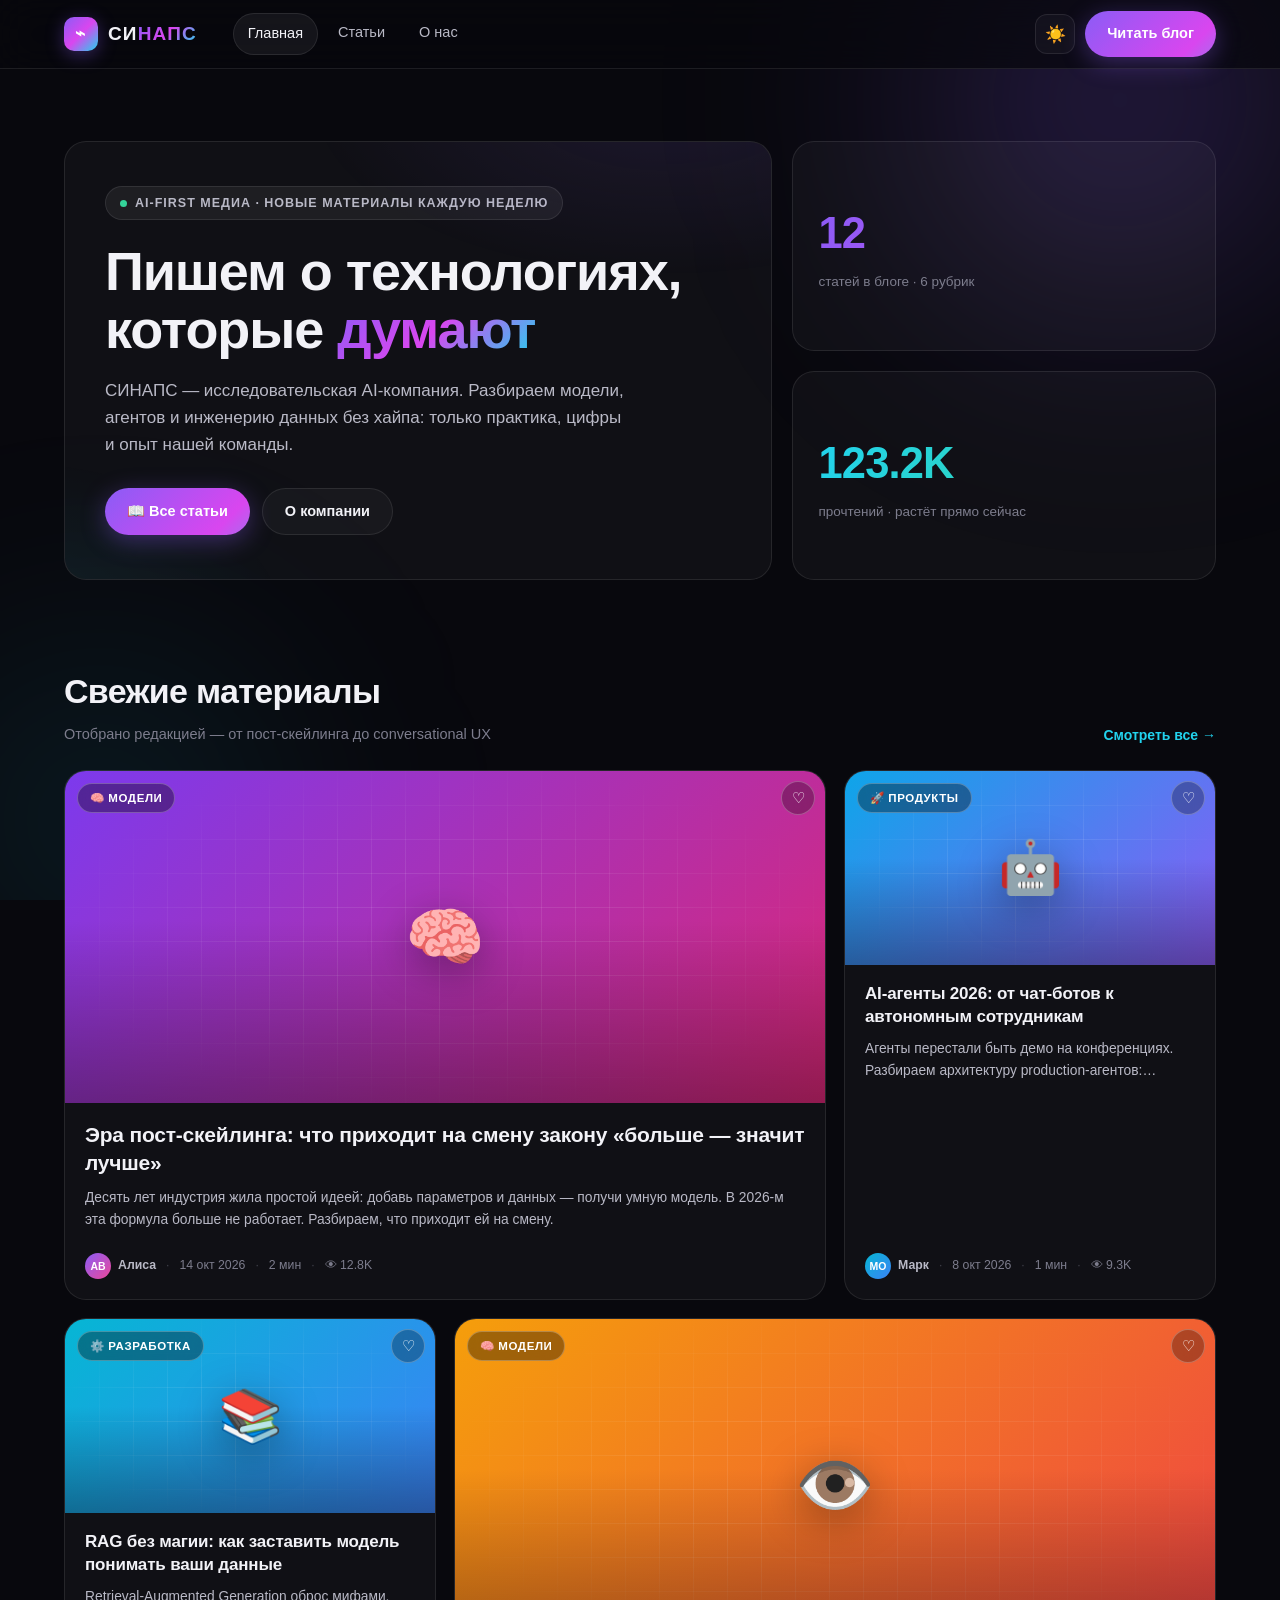
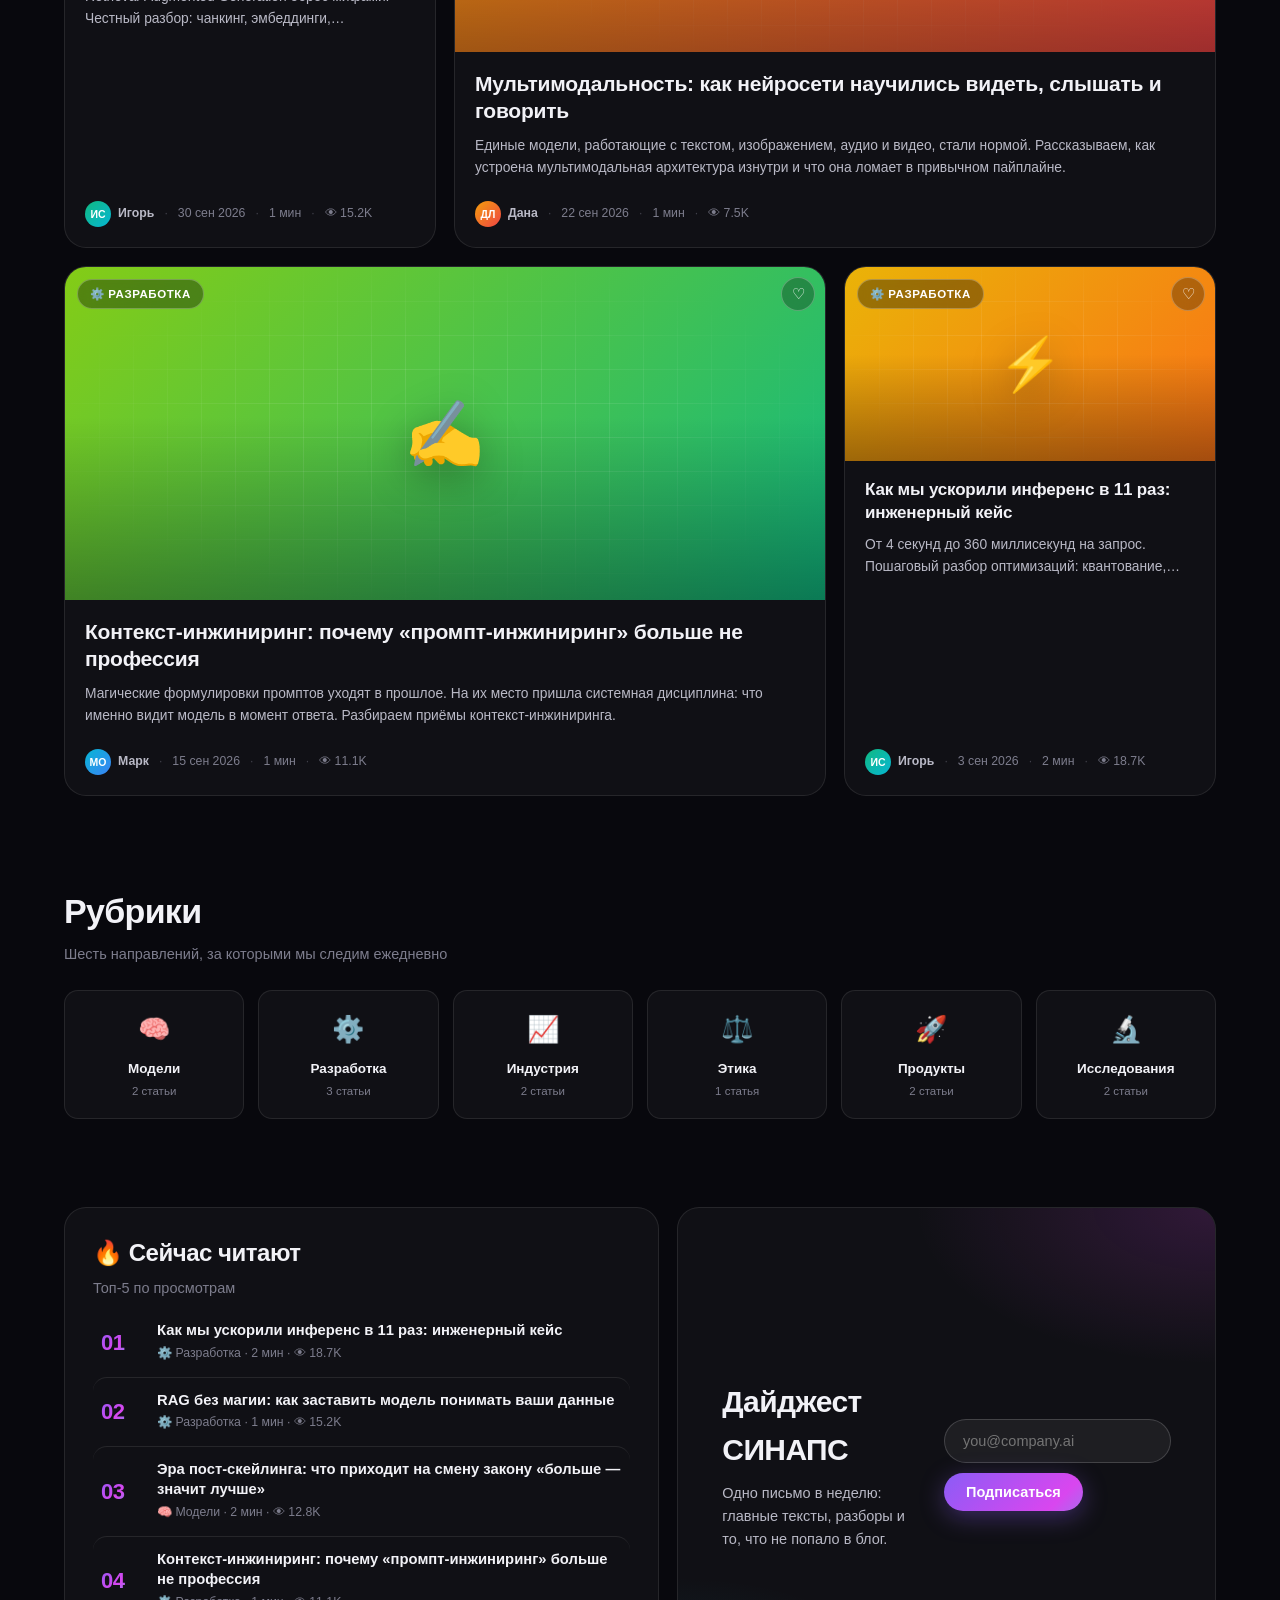
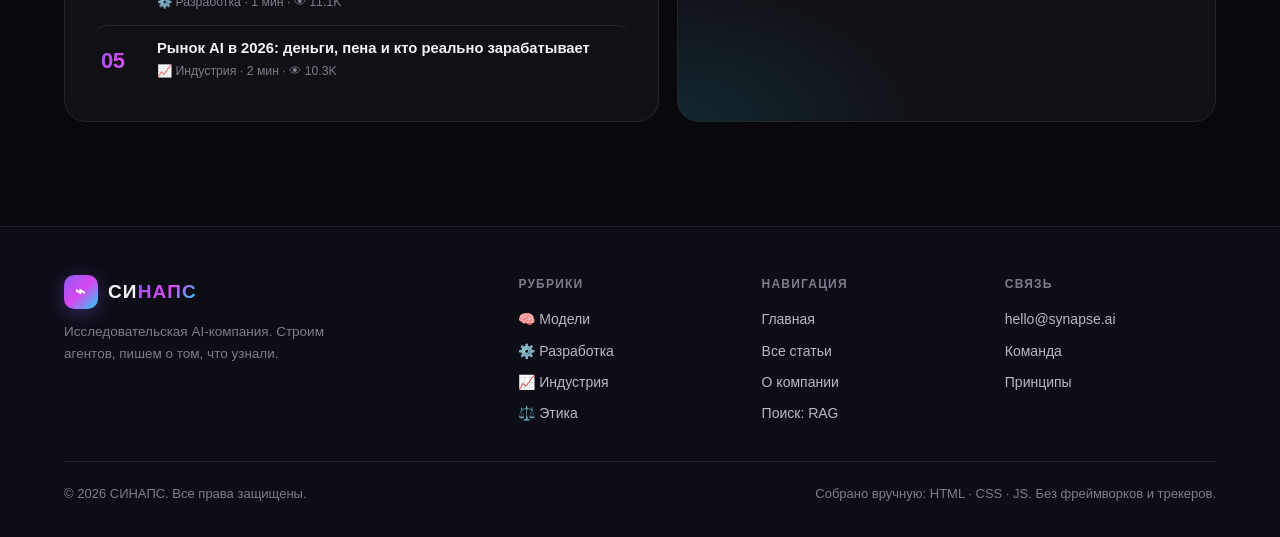
<file: index.html>
<!DOCTYPE html>
<html lang="ru" data-theme="dark">
<head>
  <meta charset="UTF-8">
  <meta name="viewport" content="width=device-width, initial-scale=1.0">
  <title>СИНАПС — блог о технологиях, которые думают</title>
  <meta name="description" content="СИНАПС — исследовательская AI-компания. Блог о больших языковых моделях, агентах, инженерии данных и будущем интерфейсов.">
  <link rel="icon" href="data:image/svg+xml,%3Csvg xmlns='http://www.w3.org/2000/svg' viewBox='0 0 100 100'%3E%3Cdefs%3E%3ClinearGradient id='g' x1='0' y1='0' x2='1' y2='1'%3E%3Cstop offset='0' stop-color='%238b5cf6'/%3E%3Cstop offset='1' stop-color='%2322d3ee'/%3E%3C/linearGradient%3E%3C/defs%3E%3Crect width='100' height='100' rx='24' fill='url(%23g)'/%3E%3Ctext x='50' y='68' font-size='52' text-anchor='middle' fill='white' font-family='Arial'%3E%E2%8C%81%3C/text%3E%3C/svg%3E">
  <link rel="stylesheet" href="assets/css/style.css">
</head>
<body>
  <div class="bg-glow"></div>

  <!-- Хедер -->
  <header class="header">
    <div class="header-inner">
      <a class="logo" href="index.html">
        <span class="logo-mark">⌁</span>
        <span>СИ<b>НАПС</b></span>
      </a>
      <nav class="nav" id="main-nav">
        <a href="index.html">Главная</a>
        <a href="articles.html">Статьи</a>
        <a href="about.html">О нас</a>
      </nav>
      <div class="header-actions">
        <button class="icon-btn" data-theme-btn title="Переключить тему">☀️</button>
        <a class="btn btn-primary header-cta" href="articles.html">Читать блог</a>
        <button class="icon-btn burger" id="burger" title="Меню">☰</button>
      </div>
    </div>
  </header>

  <!-- Hero -->
  <section class="hero">
    <div class="container hero-grid">
      <div class="hero-main reveal">
        <span class="hero-eyebrow"><span class="dot"></span> AI-first медиа · новые материалы каждую неделю</span>
        <h1 class="hero-title">Пишем о технологиях, которые <span class="grad-text">думают</span></h1>
        <p class="hero-sub">СИНАПС — исследовательская AI-компания. Разбираем модели, агентов и инженерию данных без хайпа: только практика, цифры и опыт нашей команды.</p>
        <div class="hero-cta">
          <a class="btn btn-primary" href="articles.html">📖 Все статьи</a>
          <a class="btn btn-ghost" href="about.html">О компании</a>
        </div>
      </div>
      <div class="hero-side">
        <div class="stat-tile reveal d1">
          <div class="stat-num g1" id="stat-articles">—</div>
          <div class="stat-label">статей в блоге · <span id="stat-cats">—</span> рубрик</div>
        </div>
        <div class="stat-tile reveal d2">
          <div class="stat-num g2" id="stat-views">—</div>
          <div class="stat-label">прочтений · растёт прямо сейчас</div>
        </div>
      </div>
    </div>
  </section>

  <!-- Свежие материалы -->
  <section class="section">
    <div class="container">
      <div class="section-head reveal">
        <div>
          <h2 class="section-title">Свежие материалы</h2>
          <div class="section-sub">Отобрано редакцией — от пост-скейлинга до conversational UX</div>
        </div>
        <a class="section-link" href="articles.html">Смотреть все →</a>
      </div>
      <div class="bento" id="featured-bento"></div>
    </div>
  </section>

  <!-- Рубрики -->
  <section class="section">
    <div class="container">
      <div class="section-head reveal">
        <div>
          <h2 class="section-title">Рубрики</h2>
          <div class="section-sub">Шесть направлений, за которыми мы следим ежедневно</div>
        </div>
      </div>
      <div class="cat-grid" id="cat-grid"></div>
    </div>
  </section>

  <!-- Популярное + подписка -->
  <section class="section">
    <div class="container pop-grid">
      <div class="pop-tile reveal">
        <div class="section-head" style="margin-bottom:8px">
          <div>
            <h2 class="section-title" style="font-size:24px">🔥 Сейчас читают</h2>
            <div class="section-sub">Топ-5 по просмотрам</div>
          </div>
        </div>
        <div id="popular-list"></div>
      </div>
      <div class="newsletter reveal d1">
        <div>
          <h3>Дайджест СИНАПС</h3>
          <p>Одно письмо в неделю: главные тексты, разборы и то, что не попало в блог.</p>
        </div>
        <form class="newsletter-form" data-newsletter>
          <input type="email" placeholder="you@company.ai" required>
          <button class="btn btn-primary" type="submit">Подписаться</button>
        </form>
      </div>
    </div>
  </section>

  <!-- Футер -->
  <footer class="footer">
    <div class="container">
      <div class="footer-grid">
        <div class="footer-about">
          <a class="logo" href="index.html"><span class="logo-mark">⌁</span><span>СИ<b>НАПС</b></span></a>
          <p>Исследовательская AI-компания. Строим агентов, пишем о том, что узнали.</p>
        </div>
        <div>
          <h6>Рубрики</h6>
          <div class="footer-links">
            <a href="articles.html?cat=models">🧠 Модели</a>
            <a href="articles.html?cat=dev">⚙️ Разработка</a>
            <a href="articles.html?cat=industry">📈 Индустрия</a>
            <a href="articles.html?cat=ethics">⚖️ Этика</a>
          </div>
        </div>
        <div>
          <h6>Навигация</h6>
          <div class="footer-links">
            <a href="index.html">Главная</a>
            <a href="articles.html">Все статьи</a>
            <a href="about.html">О компании</a>
            <a href="articles.html?q=RAG">Поиск: RAG</a>
          </div>
        </div>
        <div>
          <h6>Связь</h6>
          <div class="footer-links">
            <a href="mailto:hello@synapse.ai">hello@synapse.ai</a>
            <a href="about.html#team">Команда</a>
            <a href="about.html#values">Принципы</a>
          </div>
        </div>
      </div>
      <div class="footer-bottom">
        <span>© <span data-year>2026</span> СИНАПС. Все права защищены.</span>
        <span>Собрано вручную: HTML · CSS · JS. Без фреймворков и трекеров.</span>
      </div>
    </div>
  </footer>

  <script src="assets/js/data.js"></script>
  <script src="assets/js/engine.js"></script>
</body>
</html>
</file>
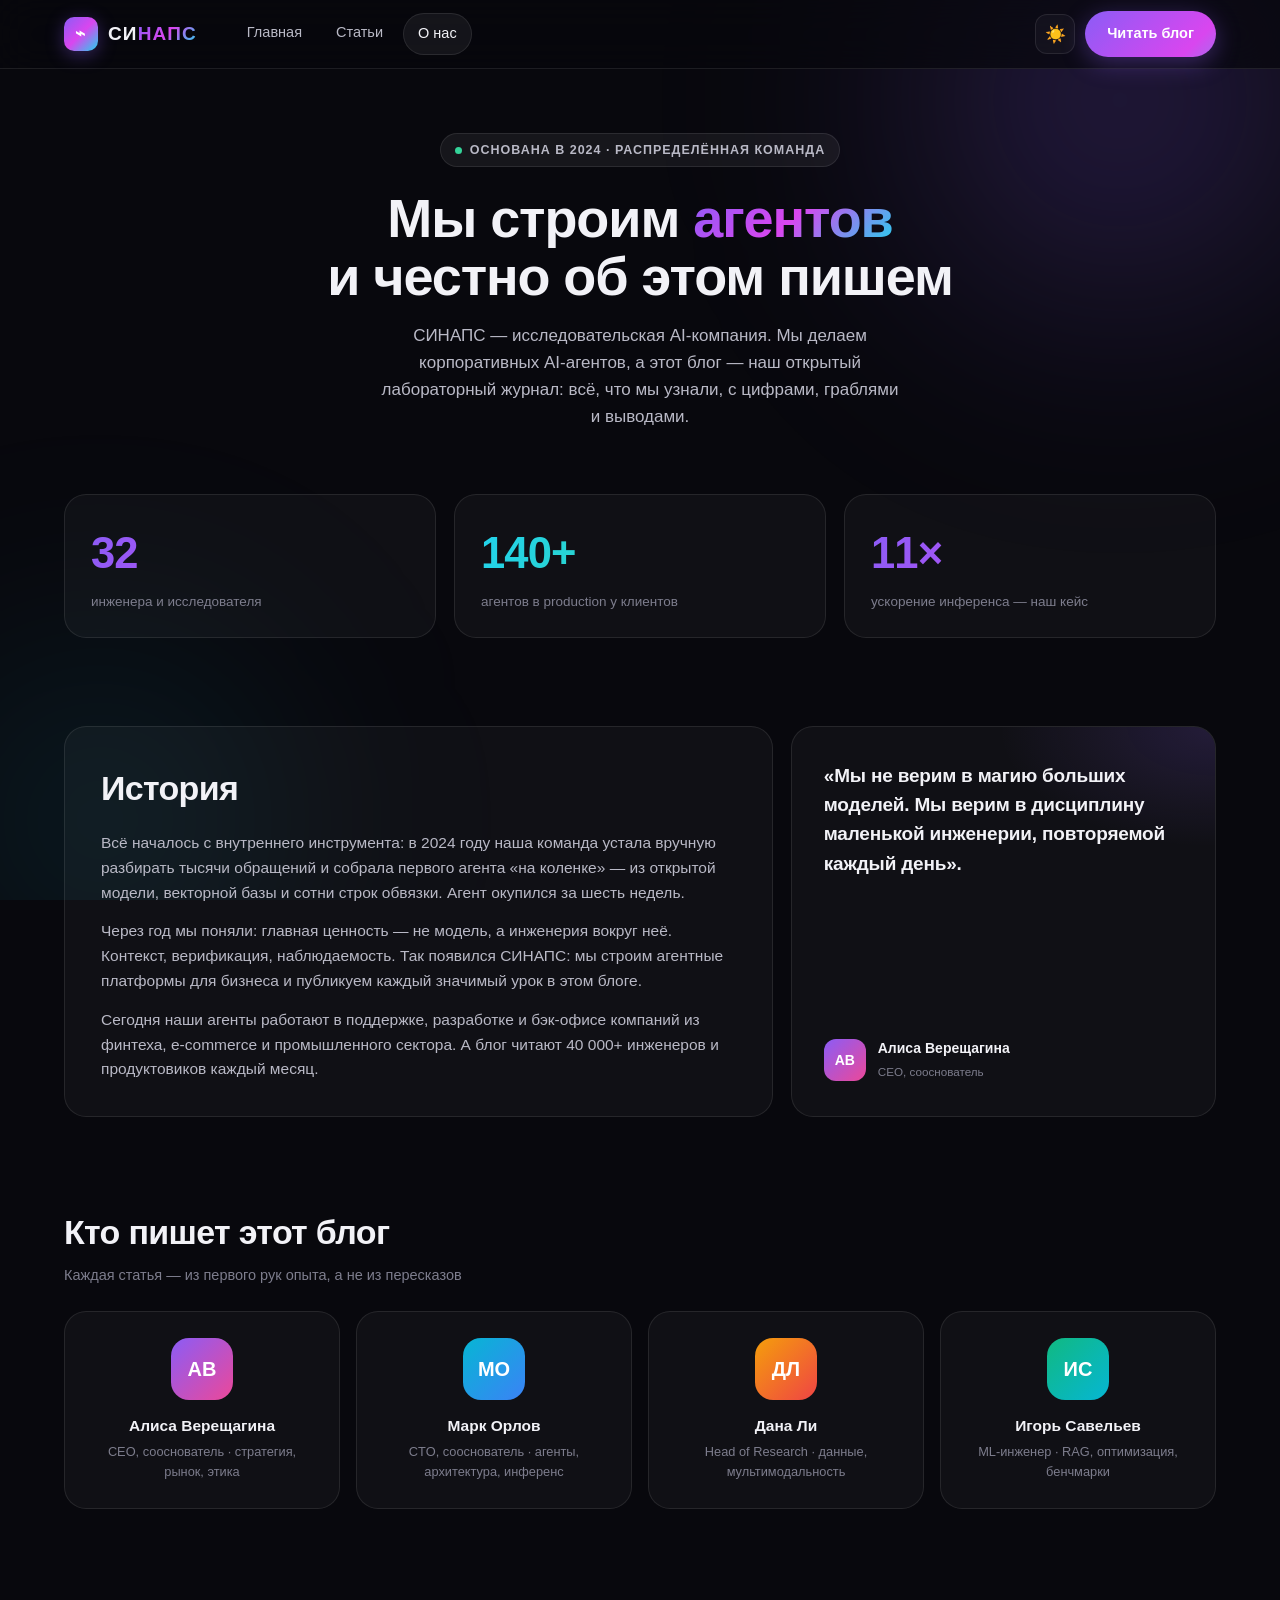
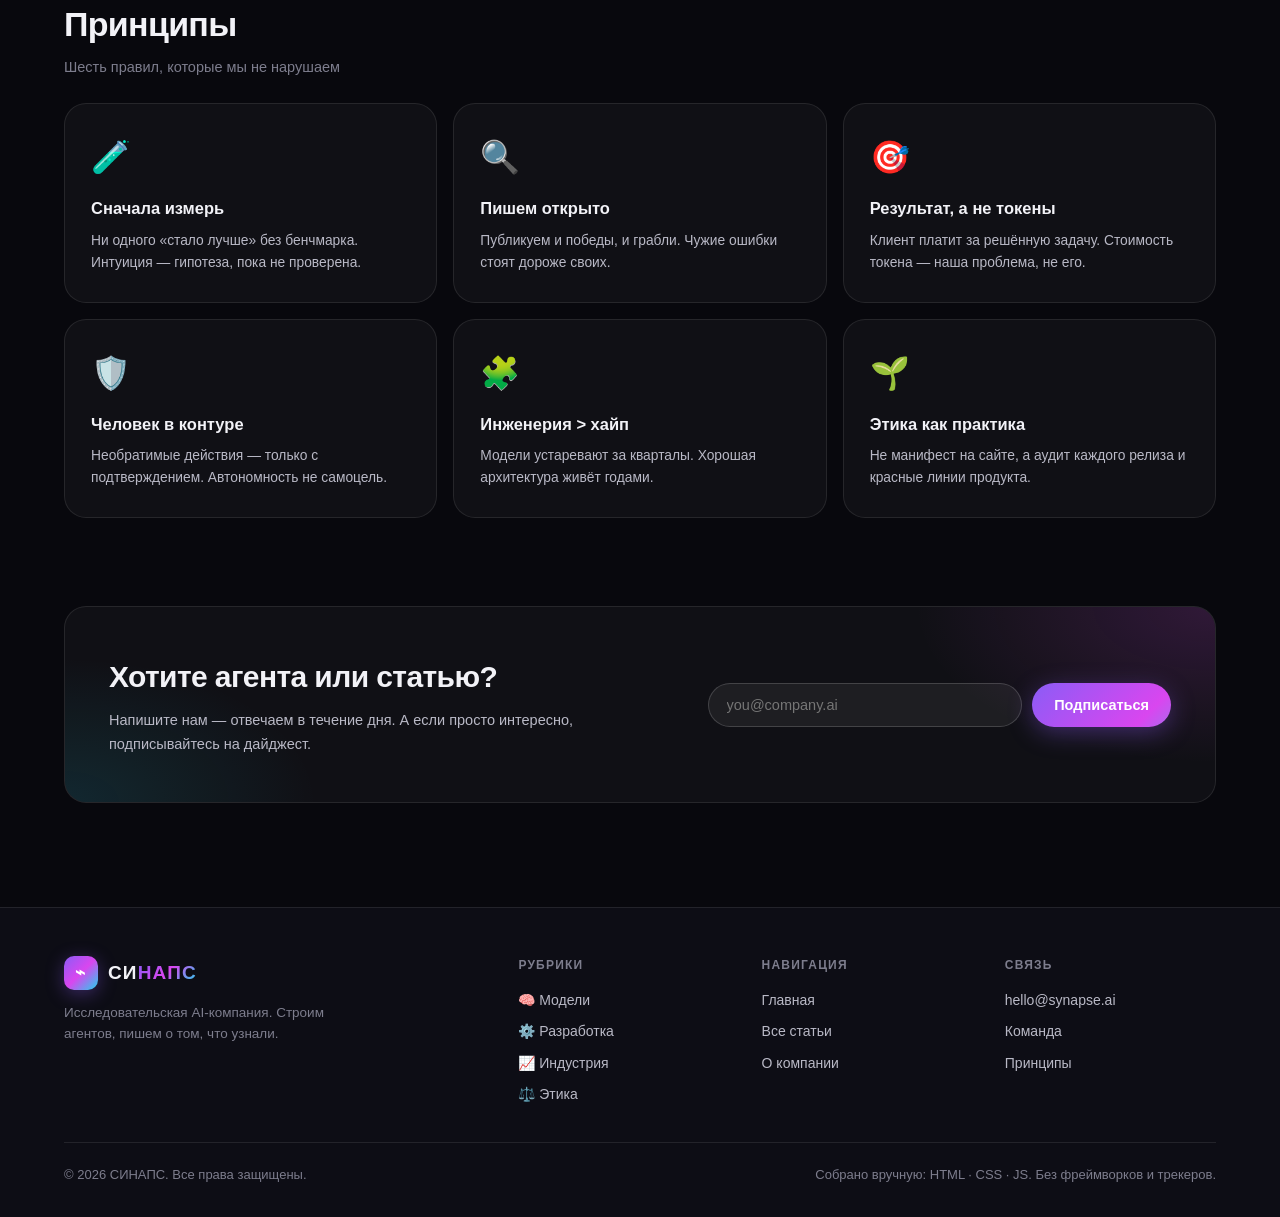
<file: about.html>
<!DOCTYPE html>
<html lang="ru" data-theme="dark">
<head>
  <meta charset="UTF-8">
  <meta name="viewport" content="width=device-width, initial-scale=1.0">
  <title>О компании — СИНАПС</title>
  <meta name="description" content="СИНАПС — исследовательская AI-компания: команда, принципы и миссия.">
  <link rel="icon" href="data:image/svg+xml,%3Csvg xmlns='http://www.w3.org/2000/svg' viewBox='0 0 100 100'%3E%3Cdefs%3E%3ClinearGradient id='g' x1='0' y1='0' x2='1' y2='1'%3E%3Cstop offset='0' stop-color='%238b5cf6'/%3E%3Cstop offset='1' stop-color='%2322d3ee'/%3E%3C/linearGradient%3E%3C/defs%3E%3Crect width='100' height='100' rx='24' fill='url(%23g)'/%3E%3Ctext x='50' y='68' font-size='52' text-anchor='middle' fill='white' font-family='Arial'%3E%E2%8C%81%3C/text%3E%3C/svg%3E">
  <link rel="stylesheet" href="assets/css/style.css">
</head>
<body>
  <div class="bg-glow"></div>

  <header class="header">
    <div class="header-inner">
      <a class="logo" href="index.html"><span class="logo-mark">⌁</span><span>СИ<b>НАПС</b></span></a>
      <nav class="nav" id="main-nav">
        <a href="index.html">Главная</a>
        <a href="articles.html">Статьи</a>
        <a href="about.html">О нас</a>
      </nav>
      <div class="header-actions">
        <button class="icon-btn" data-theme-btn title="Переключить тему">☀️</button>
        <a class="btn btn-primary header-cta" href="articles.html">Читать блог</a>
        <button class="icon-btn burger" id="burger" title="Меню">☰</button>
      </div>
    </div>
  </header>

  <!-- Hero -->
  <section class="about-hero container">
    <span class="hero-eyebrow reveal" style="margin:0 auto 22px"><span class="dot"></span> Основана в 2024 · распределённая команда</span>
    <h1 class="hero-title reveal">Мы строим <span class="grad-text">агентов</span><br>и честно об этом пишем</h1>
    <p class="hero-sub reveal d1">СИНАПС — исследовательская AI-компания. Мы делаем корпоративных AI-агентов, а этот блог — наш открытый лабораторный журнал: всё, что мы узнали, с цифрами, граблями и выводами.</p>
  </section>

  <!-- Статы -->
  <section class="section">
    <div class="container stats-3">
      <div class="stat-tile reveal">
        <div class="stat-num g1">32</div><div class="stat-label">инженера и исследователя</div>
      </div>
      <div class="stat-tile reveal d1">
        <div class="stat-num g2">140+</div><div class="stat-label">агентов в production у клиентов</div>
      </div>
      <div class="stat-tile reveal d2">
        <div class="stat-num g1">11×</div><div class="stat-label">ускорение инференса — наш кейс</div>
      </div>
    </div>
  </section>

  <!-- История -->
  <section class="section">
    <div class="container story-grid">
      <div class="story-text reveal">
        <h2 class="section-title" style="margin-bottom:16px">История</h2>
        <p>Всё началось с внутреннего инструмента: в 2024 году наша команда устала вручную разбирать тысячи обращений и собрала первого агента «на коленке» — из открытой модели, векторной базы и сотни строк обвязки. Агент окупился за шесть недель.</p>
        <p>Через год мы поняли: главная ценность — не модель, а инженерия вокруг неё. Контекст, верификация, наблюдаемость. Так появился СИНАПС: мы строим агентные платформы для бизнеса и публикуем каждый значимый урок в этом блоге.</p>
        <p>Сегодня наши агенты работают в поддержке, разработке и бэк-офисе компаний из финтеха, e-commerce и промышленного сектора. А блог читают 40 000+ инженеров и продуктовиков каждый месяц.</p>
      </div>
      <div class="story-quote reveal d1">
        <blockquote>«Мы не верим в магию больших моделей. Мы верим в дисциплину маленькой инженерии, повторяемой каждый день».</blockquote>
        <div class="story-sig">
          <span class="avatar" style="background:linear-gradient(135deg,#8b5cf6,#ec4899);width:42px;height:42px;font-size:14px;border-radius:12px">АВ</span>
          <div><b>Алиса Верещагина</b><br><small>CEO, сооснователь</small></div>
        </div>
      </div>
    </div>
  </section>

  <!-- Команда -->
  <section class="section" id="team">
    <div class="container">
      <div class="section-head reveal">
        <div>
          <h2 class="section-title">Кто пишет этот блог</h2>
          <div class="section-sub">Каждая статья — из первого рук опыта, а не из пересказов</div>
        </div>
      </div>
      <div class="team-grid">
        <div class="team-card reveal">
          <span class="avatar" style="background:linear-gradient(135deg,#8b5cf6,#ec4899)">АВ</span>
          <h5>Алиса Верещагина</h5><p>CEO, сооснователь · стратегия, рынок, этика</p>
        </div>
        <div class="team-card reveal d1">
          <span class="avatar" style="background:linear-gradient(135deg,#06b6d4,#3b82f6)">МО</span>
          <h5>Марк Орлов</h5><p>CTO, сооснователь · агенты, архитектура, инференс</p>
        </div>
        <div class="team-card reveal d2">
          <span class="avatar" style="background:linear-gradient(135deg,#f59e0b,#ef4444)">ДЛ</span>
          <h5>Дана Ли</h5><p>Head of Research · данные, мультимодальность</p>
        </div>
        <div class="team-card reveal d3">
          <span class="avatar" style="background:linear-gradient(135deg,#10b981,#06b6d4)">ИС</span>
          <h5>Игорь Савельев</h5><p>ML-инженер · RAG, оптимизация, бенчмарки</p>
        </div>
      </div>
    </div>
  </section>

  <!-- Принципы -->
  <section class="section" id="values">
    <div class="container">
      <div class="section-head reveal">
        <div>
          <h2 class="section-title">Принципы</h2>
          <div class="section-sub">Шесть правил, которые мы не нарушаем</div>
        </div>
      </div>
      <div class="values-grid">
        <div class="value-card reveal"><span class="cat-emoji">🧪</span><h5>Сначала измерь</h5><p>Ни одного «стало лучше» без бенчмарка. Интуиция — гипотеза, пока не проверена.</p></div>
        <div class="value-card reveal d1"><span class="cat-emoji">🔍</span><h5>Пишем открыто</h5><p>Публикуем и победы, и грабли. Чужие ошибки стоят дороже своих.</p></div>
        <div class="value-card reveal d2"><span class="cat-emoji">🎯</span><h5>Результат, а не токены</h5><p>Клиент платит за решённую задачу. Стоимость токена — наша проблема, не его.</p></div>
        <div class="value-card reveal"><span class="cat-emoji">🛡️</span><h5>Человек в контуре</h5><p>Необратимые действия — только с подтверждением. Автономность не самоцель.</p></div>
        <div class="value-card reveal d1"><span class="cat-emoji">🧩</span><h5>Инженерия > хайп</h5><p>Модели устаревают за кварталы. Хорошая архитектура живёт годами.</p></div>
        <div class="value-card reveal d2"><span class="cat-emoji">🌱</span><h5>Этика как практика</h5><p>Не манифест на сайте, а аудит каждого релиза и красные линии продукта.</p></div>
      </div>
    </div>
  </section>

  <!-- CTA -->
  <section class="section">
    <div class="container">
      <div class="newsletter reveal">
        <div>
          <h3>Хотите агента или статью?</h3>
          <p>Напишите нам — отвечаем в течение дня. А если просто интересно, подписывайтесь на дайджест.</p>
        </div>
        <form class="newsletter-form" data-newsletter>
          <input type="email" placeholder="you@company.ai" required>
          <button class="btn btn-primary" type="submit">Подписаться</button>
        </form>
      </div>
    </div>
  </section>

  <footer class="footer">
    <div class="container">
      <div class="footer-grid">
        <div class="footer-about">
          <a class="logo" href="index.html"><span class="logo-mark">⌁</span><span>СИ<b>НАПС</b></span></a>
          <p>Исследовательская AI-компания. Строим агентов, пишем о том, что узнали.</p>
        </div>
        <div>
          <h6>Рубрики</h6>
          <div class="footer-links">
            <a href="articles.html?cat=models">🧠 Модели</a>
            <a href="articles.html?cat=dev">⚙️ Разработка</a>
            <a href="articles.html?cat=industry">📈 Индустрия</a>
            <a href="articles.html?cat=ethics">⚖️ Этика</a>
          </div>
        </div>
        <div>
          <h6>Навигация</h6>
          <div class="footer-links">
            <a href="index.html">Главная</a>
            <a href="articles.html">Все статьи</a>
            <a href="about.html">О компании</a>
          </div>
        </div>
        <div>
          <h6>Связь</h6>
          <div class="footer-links">
            <a href="mailto:hello@synapse.ai">hello@synapse.ai</a>
            <a href="#team">Команда</a>
            <a href="#values">Принципы</a>
          </div>
        </div>
      </div>
      <div class="footer-bottom">
        <span>© <span data-year>2026</span> СИНАПС. Все права защищены.</span>
        <span>Собрано вручную: HTML · CSS · JS. Без фреймворков и трекеров.</span>
      </div>
    </div>
  </footer>

  <script src="assets/js/data.js"></script>
  <script src="assets/js/engine.js"></script>
</body>
</html>
</file>
<file: assets/css/style.css>
/* ============================================================
   СИНАПС — Design System
   Bento-style · dark/light · glass · gradient accents
   ============================================================ */

/* ---------- Токены ---------- */
:root {
  --bg: #08080d;
  --bg-2: #0d0d15;
  --surface: rgba(255, 255, 255, 0.035);
  --surface-2: rgba(255, 255, 255, 0.06);
  --border: rgba(255, 255, 255, 0.09);
  --border-strong: rgba(255, 255, 255, 0.16);
  --text: #f2f2f7;
  --text-2: #b9b9c6;
  --muted: #7d7d8d;
  --accent: #8b5cf6;
  --accent-2: #22d3ee;
  --accent-3: #f472b6;
  --grad-main: linear-gradient(135deg, #8b5cf6 0%, #d946ef 50%, #22d3ee 100%);
  --shadow: 0 8px 32px rgba(0, 0, 0, 0.45);
  --shadow-lift: 0 20px 60px rgba(0, 0, 0, 0.55);
  --glow: rgba(139, 92, 246, 0.35);
  --radius: 22px;
  --radius-sm: 14px;
  --font: "Inter", "SF Pro Display", -apple-system, BlinkMacSystemFont, "Segoe UI",
    Roboto, "Helvetica Neue", Arial, sans-serif;
  --mono: "JetBrains Mono", "SF Mono", ui-monospace, Menlo, Consolas, monospace;
}

html[data-theme="light"] {
  --bg: #f4f4f9;
  --bg-2: #ececf4;
  --surface: rgba(255, 255, 255, 0.75);
  --surface-2: rgba(255, 255, 255, 0.95);
  --border: rgba(17, 17, 30, 0.08);
  --border-strong: rgba(17, 17, 30, 0.16);
  --text: #16161f;
  --text-2: #4a4a5a;
  --muted: #7a7a8c;
  --shadow: 0 8px 28px rgba(30, 27, 60, 0.08);
  --shadow-lift: 0 18px 48px rgba(30, 27, 60, 0.14);
  --glow: rgba(139, 92, 246, 0.18);
}

/* ---------- База ---------- */
* { margin: 0; padding: 0; box-sizing: border-box; }

html { scroll-behavior: smooth; }

body {
  font-family: var(--font);
  background: var(--bg);
  color: var(--text);
  line-height: 1.6;
  -webkit-font-smoothing: antialiased;
  overflow-x: hidden;
  transition: background 0.4s ease, color 0.4s ease;
}

::selection { background: var(--accent); color: #fff; }

a { color: inherit; text-decoration: none; }
img { max-width: 100%; }
button { font-family: inherit; cursor: pointer; }

.container { max-width: 1200px; margin: 0 auto; padding: 0 24px; }

/* Фоновые свечения */
.bg-glow {
  position: fixed; inset: 0; z-index: -1; pointer-events: none; overflow: hidden;
}
.bg-glow::before, .bg-glow::after {
  content: ""; position: absolute; border-radius: 50%; filter: blur(120px);
}
.bg-glow::before {
  width: 560px; height: 560px; top: -180px; right: -120px;
  background: radial-gradient(circle, var(--glow), transparent 70%);
}
.bg-glow::after {
  width: 480px; height: 480px; bottom: -160px; left: -140px;
  background: radial-gradient(circle, rgba(34, 211, 238, 0.16), transparent 70%);
}
html[data-theme="light"] .bg-glow::after { background: radial-gradient(circle, rgba(34,211,238,0.10), transparent 70%); }

/* ---------- Хедер ---------- */
.header {
  position: sticky; top: 0; z-index: 100;
  backdrop-filter: blur(20px); -webkit-backdrop-filter: blur(20px);
  background: color-mix(in srgb, var(--bg) 72%, transparent);
  border-bottom: 1px solid var(--border);
}
.header-inner {
  max-width: 1200px; margin: 0 auto; padding: 0 24px;
  height: 68px; display: flex; align-items: center; gap: 28px;
}
.logo { display: flex; align-items: center; gap: 10px; font-weight: 800; font-size: 19px; letter-spacing: 0.06em; }
.logo-mark {
  width: 34px; height: 34px; border-radius: 10px; background: var(--grad-main);
  display: grid; place-items: center; color: #fff; font-size: 17px;
  box-shadow: 0 4px 18px var(--glow);
}
.logo span b { background: var(--grad-main); -webkit-background-clip: text; background-clip: text; color: transparent; }

.nav { display: flex; gap: 6px; margin-left: 8px; }
.nav a {
  padding: 8px 14px; border-radius: 999px; font-size: 14.5px; font-weight: 500;
  color: var(--text-2); transition: all 0.25s ease;
}
.nav a:hover { color: var(--text); background: var(--surface-2); }
.nav a.active { color: var(--text); background: var(--surface-2); border: 1px solid var(--border); }

.header-actions { margin-left: auto; display: flex; align-items: center; gap: 10px; }

.icon-btn {
  width: 40px; height: 40px; border-radius: 12px; border: 1px solid var(--border);
  background: var(--surface); color: var(--text); font-size: 17px;
  display: grid; place-items: center; transition: all 0.25s ease;
}
.icon-btn:hover { background: var(--surface-2); border-color: var(--border-strong); transform: translateY(-1px); }

.btn {
  display: inline-flex; align-items: center; gap: 8px;
  padding: 11px 22px; border-radius: 999px; border: none;
  font-size: 14.5px; font-weight: 600; transition: all 0.25s ease;
}
.btn-primary {
  background: var(--grad-main); color: #fff;
  box-shadow: 0 6px 24px var(--glow);
  background-size: 160% 160%;
}
.btn-primary:hover { transform: translateY(-2px); box-shadow: 0 10px 32px var(--glow); background-position: 100% 50%; }
.btn-ghost {
  background: var(--surface); border: 1px solid var(--border); color: var(--text);
}
.btn-ghost:hover { background: var(--surface-2); border-color: var(--border-strong); transform: translateY(-2px); }

/* Бургер */
.burger { display: none; }

/* ---------- Hero (главная) ---------- */
.hero { padding: 72px 0 40px; position: relative; }
.hero-grid { display: grid; grid-template-columns: 1.25fr 0.75fr; gap: 20px; align-items: stretch; }

.hero-main {
  background: var(--surface); border: 1px solid var(--border); border-radius: var(--radius);
  padding: 44px 40px; position: relative; overflow: hidden;
  display: flex; flex-direction: column; justify-content: center; min-height: 380px;
}
.hero-main::before {
  content: ""; position: absolute; inset: 0; opacity: 0.5; pointer-events: none;
  background:
    radial-gradient(600px 300px at 85% -10%, rgba(139,92,246,0.22), transparent 60%),
    radial-gradient(500px 280px at -10% 110%, rgba(34,211,238,0.14), transparent 60%);
}
.hero-eyebrow {
  display: inline-flex; align-items: center; gap: 8px; width: fit-content;
  padding: 6px 14px; border-radius: 999px; font-size: 12.5px; font-weight: 600;
  letter-spacing: 0.08em; text-transform: uppercase; color: var(--text-2);
  background: var(--surface-2); border: 1px solid var(--border); margin-bottom: 22px;
}
.hero-eyebrow .dot { width: 7px; height: 7px; border-radius: 50%; background: #34d399; animation: pulse 2s infinite; }
@keyframes pulse { 0%,100% { box-shadow: 0 0 0 0 rgba(52,211,153,0.5); } 50% { box-shadow: 0 0 0 6px rgba(52,211,153,0); } }

.hero-title {
  font-size: clamp(34px, 4.3vw, 54px); line-height: 1.08; font-weight: 800; letter-spacing: -0.02em;
  margin-bottom: 18px; position: relative;
}
.grad-text { background: var(--grad-main); -webkit-background-clip: text; background-clip: text; color: transparent; }

.hero-sub { font-size: 17px; color: var(--text-2); max-width: 520px; margin-bottom: 30px; position: relative; }
.hero-cta { display: flex; gap: 12px; flex-wrap: wrap; position: relative; }

.hero-side { display: grid; grid-template-rows: 1fr 1fr; gap: 20px; }
.stat-tile {
  background: var(--surface); border: 1px solid var(--border); border-radius: var(--radius);
  padding: 24px 26px; display: flex; flex-direction: column; justify-content: center;
  position: relative; overflow: hidden; transition: all 0.3s ease;
}
.stat-tile:hover { border-color: var(--border-strong); transform: translateY(-3px); box-shadow: var(--shadow); }
.stat-num { font-size: clamp(30px, 3.4vw, 44px); font-weight: 800; letter-spacing: -0.02em; }
.stat-num.g1 { background: linear-gradient(120deg,#8b5cf6,#d946ef); -webkit-background-clip: text; background-clip: text; color: transparent; }
.stat-num.g2 { background: linear-gradient(120deg,#22d3ee,#34d399); -webkit-background-clip: text; background-clip: text; color: transparent; }
.stat-label { color: var(--muted); font-size: 13.5px; font-weight: 500; margin-top: 2px; }

/* ---------- Секции ---------- */
.section { padding: 44px 0; }
.section-head { display: flex; align-items: flex-end; justify-content: space-between; gap: 16px; margin-bottom: 24px; flex-wrap: wrap; }
.section-title { font-size: clamp(24px, 3vw, 34px); font-weight: 800; letter-spacing: -0.02em; }
.section-sub { color: var(--muted); font-size: 14.5px; margin-top: 4px; }
.section-link { font-size: 14px; font-weight: 600; color: var(--accent-2); white-space: nowrap; }
.section-link:hover { text-decoration: underline; }

/* ---------- Bento-сетка ---------- */
.bento { display: grid; grid-template-columns: repeat(6, 1fr); gap: 18px; }

.card {
  grid-column: span 2;
  background: var(--surface); border: 1px solid var(--border); border-radius: var(--radius);
  overflow: hidden; display: flex; flex-direction: column;
  transition: transform 0.35s cubic-bezier(0.2, 0.7, 0.3, 1), border-color 0.35s ease, box-shadow 0.35s ease;
  cursor: pointer; position: relative;
}
.card:hover { transform: translateY(-5px); border-color: var(--border-strong); box-shadow: var(--shadow-lift); }
.card::after {
  content: ""; position: absolute; inset: 0; border-radius: var(--radius); pointer-events: none;
  background: radial-gradient(420px 200px at var(--mx, 50%) var(--my, 0%), rgba(255,255,255,0.05), transparent 60%);
  opacity: 0; transition: opacity 0.3s;
}
.card:hover::after { opacity: 1; }

.card.span-3 { grid-column: span 3; }

/* Горизонтальная «широкая» карточка (span-6) */
.card.span-6 { flex-direction: row; align-items: stretch; }
.card.span-6 .card-cover { width: 36%; min-width: 280px; aspect-ratio: auto; }
.card.span-6 .card-emoji { font-size: 60px; }
.card.span-6 .card-body { justify-content: center; padding: 26px 30px; }
.card.span-6 .card-title { font-size: 21px; }
.card.span-6 .card-excerpt { -webkit-line-clamp: 3; }
.card.span-4 { grid-column: span 4; }
.card.span-6 { grid-column: span 6; }

.card-cover {
  position: relative; aspect-ratio: 16 / 8.4; overflow: hidden;
  display: grid; place-items: center; flex-shrink: 0;
}
.card.span-3 .card-cover, .card.span-4 .card-cover { aspect-ratio: 16 / 7; }
.card-cover::before {
  content: ""; position: absolute; inset: 0;
  background-image:
    linear-gradient(rgba(255,255,255,0.09) 1px, transparent 1px),
    linear-gradient(90deg, rgba(255,255,255,0.09) 1px, transparent 1px);
  background-size: 34px 34px;
  mask-image: radial-gradient(ellipse at center, black 30%, transparent 78%);
  -webkit-mask-image: radial-gradient(ellipse at center, black 30%, transparent 78%);
}
.card-cover::after {
  content: ""; position: absolute; inset: 0;
  background: linear-gradient(to top, rgba(0,0,0,0.34), transparent 55%);
}
.card-emoji {
  font-size: 52px; filter: drop-shadow(0 10px 22px rgba(0,0,0,0.35));
  transition: transform 0.4s cubic-bezier(0.2, 0.8, 0.3, 1.2); z-index: 1;
}
.card:hover .card-emoji { transform: scale(1.18) rotate(-4deg); }
.card.span-3 .card-emoji, .card.span-4 .card-emoji { font-size: 64px; }

.card-badge {
  position: absolute; top: 12px; left: 12px; z-index: 2;
  padding: 5px 12px; border-radius: 999px; font-size: 11.5px; font-weight: 700;
  letter-spacing: 0.05em; text-transform: uppercase; color: #fff;
  backdrop-filter: blur(8px); -webkit-backdrop-filter: blur(8px);
  border: 1px solid rgba(255,255,255,0.25);
}
.card-fav {
  position: absolute; top: 10px; right: 10px; z-index: 3;
  width: 34px; height: 34px; border-radius: 50%; border: 1px solid rgba(255,255,255,0.25);
  background: rgba(0,0,0,0.28); backdrop-filter: blur(8px); -webkit-backdrop-filter: blur(8px);
  color: #fff; font-size: 15px; display: grid; place-items: center; transition: all 0.25s ease;
}
.card-fav:hover { transform: scale(1.12); }
.card-fav.on { background: rgba(244,114,182,0.9); border-color: transparent; }

.card-body { padding: 18px 20px 20px; display: flex; flex-direction: column; gap: 10px; flex: 1; }
.card-title { font-size: 17px; font-weight: 700; line-height: 1.32; letter-spacing: -0.01em; }
.card.span-3 .card-title, .card.span-4 .card-title { font-size: 21px; }
.card:hover .card-title { color: var(--accent-2); }
html[data-theme="light"] .card:hover .card-title { color: var(--accent); }
.card-excerpt { font-size: 13.8px; color: var(--text-2); display: -webkit-box; -webkit-line-clamp: 3; -webkit-box-orient: vertical; overflow: hidden; }
.card.span-2 .card-excerpt { -webkit-line-clamp: 2; }

.card-meta { margin-top: auto; padding-top: 12px; display: flex; align-items: center; gap: 10px; font-size: 12.3px; color: var(--muted); flex-wrap: wrap; }
.avatar {
  width: 26px; height: 26px; border-radius: 50%; flex-shrink: 0;
  display: grid; place-items: center; color: #fff; font-size: 10.5px; font-weight: 700;
}
.meta-author { display: flex; align-items: center; gap: 7px; font-weight: 600; color: var(--text-2); }
.meta-dot { opacity: 0.45; }

mark { background: rgba(250, 204, 21, 0.35); color: inherit; border-radius: 3px; padding: 0 2px; }

/* ---------- Категории (bento-чипы) ---------- */
.cat-grid { display: grid; grid-template-columns: repeat(6, 1fr); gap: 14px; }
.cat-tile {
  background: var(--surface); border: 1px solid var(--border); border-radius: var(--radius-sm);
  padding: 18px 16px; text-align: center; transition: all 0.3s ease; cursor: pointer;
}
.cat-tile:hover { transform: translateY(-4px); border-color: var(--border-strong); box-shadow: var(--shadow); }
.cat-emoji { font-size: 26px; display: block; margin-bottom: 8px; }
.cat-name { font-size: 13.5px; font-weight: 700; }
.cat-count { font-size: 11.5px; color: var(--muted); margin-top: 2px; }

/* ---------- Рассылка ---------- */
.newsletter {
  background: var(--surface); border: 1px solid var(--border); border-radius: var(--radius);
  padding: 46px 44px; position: relative; overflow: hidden;
  display: grid; grid-template-columns: 1.1fr 0.9fr; gap: 32px; align-items: center;
}
.newsletter::before {
  content: ""; position: absolute; inset: 0; pointer-events: none;
  background: radial-gradient(500px 260px at 100% 0%, rgba(217,70,239,0.16), transparent 60%),
              radial-gradient(420px 240px at 0% 100%, rgba(34,211,238,0.12), transparent 60%);
}
.newsletter h3 { font-size: clamp(22px, 2.6vw, 30px); font-weight: 800; letter-spacing: -0.02em; margin-bottom: 8px; position: relative; }
.newsletter p { color: var(--text-2); font-size: 14.5px; position: relative; }
.newsletter-form { display: flex; gap: 10px; position: relative; flex-wrap: wrap; }
.newsletter-form input {
  flex: 1; min-width: 200px; padding: 13px 18px; border-radius: 999px;
  border: 1px solid var(--border-strong); background: var(--surface-2); color: var(--text);
  font-size: 14.5px; font-family: inherit; outline: none; transition: border-color 0.25s;
}
.newsletter-form input:focus { border-color: var(--accent); }

/* ---------- Страница статей ---------- */
.page-head { padding-top: 52px; padding-bottom: 8px; }
.page-title { font-size: clamp(30px, 4vw, 46px); font-weight: 800; letter-spacing: -0.02em; }
.page-sub { color: var(--text-2); margin-top: 8px; font-size: 16px; max-width: 620px; }

.toolbar {
  position: sticky; top: 68px; z-index: 50;
  background: color-mix(in srgb, var(--bg) 80%, transparent);
  backdrop-filter: blur(16px); -webkit-backdrop-filter: blur(16px);
  padding: 16px 0; margin-top: 24px; border-bottom: 1px solid var(--border);
}
.toolbar-inner { display: flex; gap: 12px; align-items: center; flex-wrap: wrap; }

.search-box { position: relative; flex: 1; min-width: 220px; }
.search-box input {
  width: 100%; padding: 12px 44px 12px 44px; border-radius: 999px;
  border: 1px solid var(--border); background: var(--surface); color: var(--text);
  font-size: 14.5px; font-family: inherit; outline: none; transition: all 0.25s;
}
.search-box input:focus { border-color: var(--accent); box-shadow: 0 0 0 4px rgba(139,92,246,0.15); }
.search-icon { position: absolute; left: 16px; top: 50%; transform: translateY(-50%); color: var(--muted); font-size: 15px; pointer-events: none; }
.search-kbd {
  position: absolute; right: 14px; top: 50%; transform: translateY(-50%);
  font-family: var(--mono); font-size: 11px; color: var(--muted);
  border: 1px solid var(--border-strong); border-radius: 6px; padding: 2px 7px; pointer-events: none;
}

.chip {
  padding: 9px 16px; border-radius: 999px; border: 1px solid var(--border);
  background: var(--surface); color: var(--text-2); font-size: 13.3px; font-weight: 600;
  transition: all 0.22s ease; white-space: nowrap;
}
.chip:hover { border-color: var(--border-strong); color: var(--text); }
.chip.active { background: var(--grad-main); border-color: transparent; color: #fff; box-shadow: 0 4px 14px var(--glow); }

.chips-row { display: flex; gap: 8px; flex-wrap: wrap; padding: 18px 0 4px; }

.results-info { color: var(--muted); font-size: 13.5px; padding: 14px 2px 0; }
.results-info b { color: var(--text-2); }

.grid-3 { display: grid; grid-template-columns: repeat(3, 1fr); gap: 18px; }

.empty-state {
  grid-column: 1 / -1; text-align: center; padding: 80px 20px;
  color: var(--muted);
}
.empty-state .big { font-size: 52px; display: block; margin-bottom: 14px; }
.empty-state h4 { color: var(--text); font-size: 19px; margin-bottom: 6px; }

/* ---------- Страница статьи ---------- */
.progress-bar {
  position: fixed; top: 0; left: 0; height: 3px; z-index: 200; width: 0%;
  background: var(--grad-main); box-shadow: 0 0 12px var(--glow);
  transition: width 0.1s linear;
}

.article-hero { padding: 48px 0 30px; }
.crumbs { font-size: 13px; color: var(--muted); display: flex; gap: 8px; align-items: center; margin-bottom: 22px; flex-wrap: wrap; }
.crumbs a:hover { color: var(--accent-2); }

.article-title { font-size: clamp(28px, 4.2vw, 48px); font-weight: 800; letter-spacing: -0.025em; line-height: 1.12; max-width: 850px; }
.article-lead { color: var(--text-2); font-size: 17.5px; margin-top: 16px; max-width: 760px; }

.article-meta-bar {
  display: flex; align-items: center; gap: 16px; flex-wrap: wrap;
  padding: 20px 0; margin-top: 18px; border-top: 1px solid var(--border); border-bottom: 1px solid var(--border);
}
.article-actions { margin-left: auto; display: flex; gap: 8px; }
.pill-btn {
  display: inline-flex; align-items: center; gap: 7px;
  padding: 8px 15px; border-radius: 999px; border: 1px solid var(--border);
  background: var(--surface); color: var(--text-2); font-size: 13px; font-weight: 600;
  transition: all 0.22s;
}
.pill-btn:hover { border-color: var(--border-strong); color: var(--text); transform: translateY(-1px); }
.pill-btn.on { color: var(--accent-3); border-color: var(--accent-3); }

.article-banner {
  border-radius: var(--radius); aspect-ratio: 21 / 7; display: grid; place-items: center;
  position: relative; overflow: hidden; margin: 28px 0 8px; border: 1px solid var(--border);
}
.article-banner::before {
  content: ""; position: absolute; inset: 0;
  background-image:
    linear-gradient(rgba(255,255,255,0.1) 1px, transparent 1px),
    linear-gradient(90deg, rgba(255,255,255,0.1) 1px, transparent 1px);
  background-size: 44px 44px;
  mask-image: radial-gradient(ellipse at center, black 25%, transparent 75%);
  -webkit-mask-image: radial-gradient(ellipse at center, black 25%, transparent 75%);
}
.article-banner .card-emoji { font-size: 84px; }

.article-layout { display: grid; grid-template-columns: minmax(0, 1fr) 250px; gap: 40px; padding: 34px 0 60px; align-items: start; }

.prose { font-size: 16.8px; line-height: 1.78; color: var(--text-2); max-width: 760px; }
.prose h2 {
  color: var(--text); font-size: 26px; font-weight: 800; letter-spacing: -0.015em;
  margin: 42px 0 16px; scroll-margin-top: 110px; line-height: 1.25;
}
.prose p { margin-bottom: 18px; }
.prose ul, .prose ol { margin: 0 0 18px 22px; display: flex; flex-direction: column; gap: 8px; }
.prose li::marker { color: var(--accent); }
.prose strong { color: var(--text); }
.prose blockquote {
  margin: 26px 0; padding: 20px 26px; border-left: 3px solid var(--accent);
  background: var(--surface); border-radius: 0 var(--radius-sm) var(--radius-sm) 0;
  font-size: 17.5px; font-style: italic; color: var(--text);
}
.prose pre {
  background: #0b0b13; border: 1px solid var(--border); border-radius: var(--radius-sm);
  padding: 20px 22px; overflow-x: auto; margin: 24px 0; font-size: 13.5px; line-height: 1.6;
}
html[data-theme="light"] .prose pre { background: #14141e; border-color: #14141e; }
.prose code { font-family: var(--mono); color: #a5f3fc; }
.prose pre code { color: #d7f7e8; }

.tag-row { display: flex; gap: 8px; flex-wrap: wrap; margin: 34px 0; }
.tag {
  padding: 6px 14px; border-radius: 999px; font-size: 12.5px; font-weight: 600;
  background: var(--surface); border: 1px solid var(--border); color: var(--text-2);
  transition: all 0.2s; cursor: pointer;
}
.tag:hover { border-color: var(--accent); color: var(--accent-2); }

.author-box {
  display: flex; gap: 16px; align-items: center; padding: 22px 24px;
  background: var(--surface); border: 1px solid var(--border); border-radius: var(--radius);
}
.author-box .avatar { width: 54px; height: 54px; font-size: 17px; border-radius: 16px; }
.author-box h5 { font-size: 16px; font-weight: 700; color: var(--text); }
.author-box p { font-size: 13.5px; color: var(--muted); }

/* TOC */
.toc {
  position: sticky; top: 100px; padding: 20px 22px;
  background: var(--surface); border: 1px solid var(--border); border-radius: var(--radius-sm);
}
.toc h6 { font-size: 11.5px; text-transform: uppercase; letter-spacing: 0.1em; color: var(--muted); margin-bottom: 12px; }
.toc a {
  display: block; font-size: 13.2px; color: var(--text-2); padding: 6px 10px;
  border-radius: 8px; border-left: 2px solid transparent; margin-bottom: 2px; transition: all 0.2s;
}
.toc a:hover { color: var(--text); background: var(--surface-2); }
.toc a.active { color: var(--accent-2); border-left-color: var(--accent); background: var(--surface-2); }

/* Комментарии */
.comments { max-width: 760px; padding-bottom: 40px; }
.comments h3 { font-size: 22px; font-weight: 800; margin-bottom: 18px; }
.comment-form { display: flex; flex-direction: column; gap: 10px; margin-bottom: 26px; }
.comment-form input, .comment-form textarea {
  padding: 13px 16px; border-radius: var(--radius-sm); border: 1px solid var(--border);
  background: var(--surface); color: var(--text); font-family: inherit; font-size: 14.5px;
  outline: none; resize: vertical; transition: border-color 0.2s;
}
.comment-form input:focus, .comment-form textarea:focus { border-color: var(--accent); }
.comment {
  display: flex; gap: 13px; padding: 16px 0; border-top: 1px solid var(--border);
}
.comment .avatar { width: 38px; height: 38px; font-size: 13px; }
.comment-head { display: flex; gap: 10px; align-items: baseline; flex-wrap: wrap; }
.comment-head b { font-size: 14.5px; }
.comment-head time { font-size: 12px; color: var(--muted); }
.comment-text { font-size: 14.5px; color: var(--text-2); margin-top: 4px; }

/* ---------- About ---------- */
.about-hero { padding-top: 64px; padding-bottom: 20px; text-align: center; }
.about-hero .hero-title { margin: 0 auto 16px; max-width: 760px; }
.about-hero .hero-sub { margin: 0 auto; text-align: center; }

.team-grid { display: grid; grid-template-columns: repeat(4, 1fr); gap: 16px; }
.team-card {
  background: var(--surface); border: 1px solid var(--border); border-radius: var(--radius);
  padding: 26px 22px; text-align: center; transition: all 0.3s;
}
.team-card:hover { transform: translateY(-4px); box-shadow: var(--shadow); border-color: var(--border-strong); }
.team-card .avatar { width: 62px; height: 62px; font-size: 20px; border-radius: 18px; margin: 0 auto 14px; }
.team-card h5 { font-size: 15.5px; font-weight: 700; }
.team-card p { font-size: 12.8px; color: var(--muted); margin-top: 3px; }

.values-grid { display: grid; grid-template-columns: repeat(3, 1fr); gap: 16px; }
.value-card {
  background: var(--surface); border: 1px solid var(--border); border-radius: var(--radius);
  padding: 28px 26px; transition: all 0.3s;
}
.value-card:hover { transform: translateY(-4px); border-color: var(--border-strong); box-shadow: var(--shadow); }
.value-card .cat-emoji { font-size: 32px; margin-bottom: 12px; }
.value-card h5 { font-size: 16.5px; font-weight: 700; margin-bottom: 8px; }
.value-card p { font-size: 13.8px; color: var(--text-2); }

/* ---------- Футер ---------- */
.footer { border-top: 1px solid var(--border); margin-top: 60px; padding: 48px 0 32px; background: var(--bg-2); }
.footer-grid { display: grid; grid-template-columns: 2fr 1fr 1fr 1fr; gap: 32px; margin-bottom: 36px; }
.footer h6 { font-size: 12px; text-transform: uppercase; letter-spacing: 0.1em; color: var(--muted); margin-bottom: 14px; }
.footer-links { display: flex; flex-direction: column; gap: 9px; }
.footer-links a { font-size: 14px; color: var(--text-2); transition: color 0.2s; }
.footer-links a:hover { color: var(--accent-2); }
.footer-about p { font-size: 13.5px; color: var(--muted); max-width: 300px; margin-top: 12px; }
.footer-bottom {
  border-top: 1px solid var(--border); padding-top: 22px;
  display: flex; justify-content: space-between; gap: 12px; flex-wrap: wrap;
  font-size: 13px; color: var(--muted);
}

/* ---------- Анимации появления ---------- */
.reveal { opacity: 0; transform: translateY(26px); transition: opacity 0.7s ease, transform 0.7s cubic-bezier(0.2, 0.7, 0.3, 1); }
.reveal.visible { opacity: 1; transform: translateY(0); }
.reveal.d1 { transition-delay: 0.08s; } .reveal.d2 { transition-delay: 0.16s; } .reveal.d3 { transition-delay: 0.24s; }

/* ---------- Тост ---------- */
.toast-wrap { position: fixed; bottom: 24px; right: 24px; z-index: 300; display: flex; flex-direction: column; gap: 10px; }
.toast {
  padding: 13px 20px; border-radius: var(--radius-sm); font-size: 14px; font-weight: 600;
  background: var(--surface-2); border: 1px solid var(--border-strong); color: var(--text);
  box-shadow: var(--shadow-lift); backdrop-filter: blur(12px);
  animation: toastIn 0.35s cubic-bezier(0.2, 0.8, 0.3, 1.1);
}
.toast.out { animation: toastOut 0.3s ease forwards; }
@keyframes toastIn { from { opacity: 0; transform: translateY(16px) scale(0.95); } to { opacity: 1; } }
@keyframes toastOut { to { opacity: 0; transform: translateY(10px); } }

/* ---------- Популярное + подписка (главная) ---------- */
.pop-grid { display: grid; grid-template-columns: 1.05fr 0.95fr; gap: 18px; align-items: stretch; }
.pop-tile {
  background: var(--surface); border: 1px solid var(--border); border-radius: var(--radius);
  padding: 26px 28px;
}
.pop-item {
  display: flex; gap: 16px; align-items: center; padding: 13px 8px;
  border-radius: var(--radius-sm); transition: background 0.22s ease; border-top: 1px solid var(--border);
}
.pop-item:first-of-type { border-top: none; }
.pop-item:hover { background: var(--surface-2); }
.pop-num {
  font-size: 22px; font-weight: 800; letter-spacing: -0.02em; min-width: 40px;
  background: var(--grad-main); -webkit-background-clip: text; background-clip: text; color: transparent;
}
.pop-body { display: flex; flex-direction: column; gap: 3px; }
.pop-title { font-size: 14.8px; font-weight: 650; line-height: 1.35; }
.pop-item:hover .pop-title { color: var(--accent-2); }
.pop-meta { font-size: 12.3px; color: var(--muted); }

/* ---------- О компании ---------- */
.stats-3 { display: grid; grid-template-columns: repeat(3, 1fr); gap: 18px; }
.story-grid { display: grid; grid-template-columns: 1.25fr 0.75fr; gap: 18px; align-items: start; }
.story-text {
  background: var(--surface); border: 1px solid var(--border); border-radius: var(--radius); padding: 34px 36px;
}
.story-text p { color: var(--text-2); font-size: 15.5px; margin-bottom: 14px; }
.story-text p:last-child { margin-bottom: 0; }
.story-quote {
  background: var(--surface); border: 1px solid var(--border); border-radius: var(--radius);
  padding: 34px 32px; height: 100%; display: flex; flex-direction: column; justify-content: space-between; gap: 22px;
  position: relative; overflow: hidden;
}
.story-quote::before {
  content: ""; position: absolute; inset: 0; pointer-events: none;
  background: radial-gradient(360px 200px at 100% 0%, rgba(139,92,246,0.16), transparent 60%);
}
.story-quote blockquote {
  font-size: 19px; line-height: 1.55; font-weight: 600; letter-spacing: -0.01em; position: relative;
}
.story-sig { display: flex; gap: 12px; align-items: center; font-size: 14px; position: relative; }
.story-sig small { color: var(--muted); }

@media (max-width: 1024px) {
  .pop-grid, .story-grid { grid-template-columns: 1fr; }
  .stats-3 { grid-template-columns: repeat(3, 1fr); }
}
@media (max-width: 720px) {
  .stats-3 { grid-template-columns: 1fr; }
  .pop-tile { padding: 22px 18px; }
  .story-text, .story-quote { padding: 26px 22px; }
}

/* ---------- Адаптив ---------- */
@media (max-width: 1024px) {
  .bento { grid-template-columns: repeat(4, 1fr); }
  .card.span-3, .card.span-4 { grid-column: span 2; }
  .card.span-6 { grid-column: span 4; flex-direction: row; }
  .cat-grid { grid-template-columns: repeat(3, 1fr); }
  .hero-grid { grid-template-columns: 1fr; }
  .hero-side { grid-template-rows: none; grid-template-columns: 1fr 1fr; }
  .article-layout { grid-template-columns: 1fr; }
  .toc { display: none; }
  .grid-3 { grid-template-columns: repeat(2, 1fr); }
  .footer-grid { grid-template-columns: 1fr 1fr; }
  .team-grid { grid-template-columns: repeat(2, 1fr); }
}

@media (max-width: 720px) {
  .nav { 
    position: fixed; top: 68px; left: 0; right: 0; z-index: 99;
    flex-direction: column; padding: 14px 20px 20px; gap: 4px;
    background: color-mix(in srgb, var(--bg) 94%, transparent);
    backdrop-filter: blur(20px); border-bottom: 1px solid var(--border);
    transform: translateY(-130%); transition: transform 0.35s cubic-bezier(0.2, 0.8, 0.3, 1);
  }
  .nav.open { transform: translateY(0); }
  .nav a { padding: 12px 16px; font-size: 16px; }
  .burger { display: grid; }
  .header-cta { display: none; }

  .bento { grid-template-columns: 1fr; }
  .card, .card.span-2, .card.span-3, .card.span-4, .card.span-6 { grid-column: span 1; }
  .card.span-6 { flex-direction: column; }
  .card.span-6 .card-cover { width: 100%; min-width: 0; aspect-ratio: 16 / 8.4; }
  .cat-grid { grid-template-columns: repeat(2, 1fr); }
  .grid-3 { grid-template-columns: 1fr; }
  .hero { padding: 44px 0 24px; }
  .hero-main { padding: 32px 26px; min-height: 0; }
  .hero-side { grid-template-columns: 1fr; }
  .newsletter { grid-template-columns: 1fr; padding: 32px 26px; }
  .values-grid { grid-template-columns: 1fr; }
  .footer-grid { grid-template-columns: 1fr; }
  .toolbar { top: 66px; }
  .article-banner { aspect-ratio: 16 / 8; }
}
</file>
